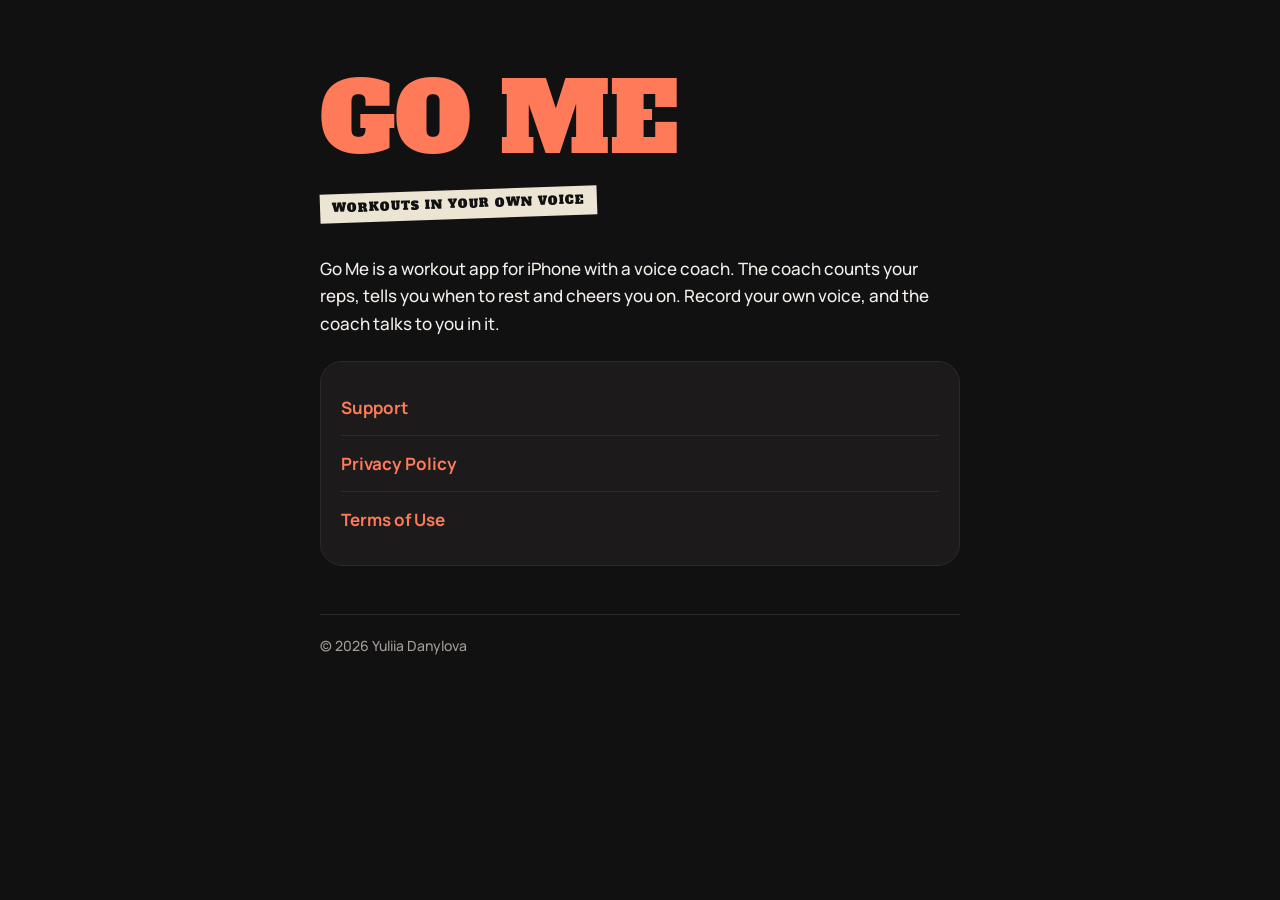
<file: index.html>
<!doctype html>
<html lang="en">
<head>
  <meta charset="utf-8">
  <meta name="viewport" content="width=device-width, initial-scale=1">
  <title>Go Me</title>
  <meta name="description" content="Go Me is a workout app for iPhone with a voice coach. The coach can talk to you in your own voice.">
  <link rel="icon" href="data:image/svg+xml,%3Csvg xmlns='http://www.w3.org/2000/svg' viewBox='0 0 32 32'%3E%3Ccircle cx='16' cy='16' r='15' fill='%23FF7A59'/%3E%3C/svg%3E">
  <link rel="stylesheet" href="style.css">
</head>
<body>
  <main class="wrap">
    <section class="hero">
      <p class="name">GO ME</p>
      <span class="tape">Workouts in your own voice</span>
    </section>

    <p style="margin-top: 28px">Go Me is a workout app for iPhone with a voice coach. The coach counts your reps, tells you when to rest and cheers you on. Record your own voice, and the coach talks to you in it.</p>

    <div class="card">
      <ul class="links">
        <li><a href="support.html">Support</a></li>
        <li><a href="privacy.html">Privacy Policy</a></li>
        <li><a href="terms.html">Terms of Use</a></li>
      </ul>
    </div>

    <footer>© 2026 Yuliia Danylova</footer>
  </main>
</body>
</html>
</file>
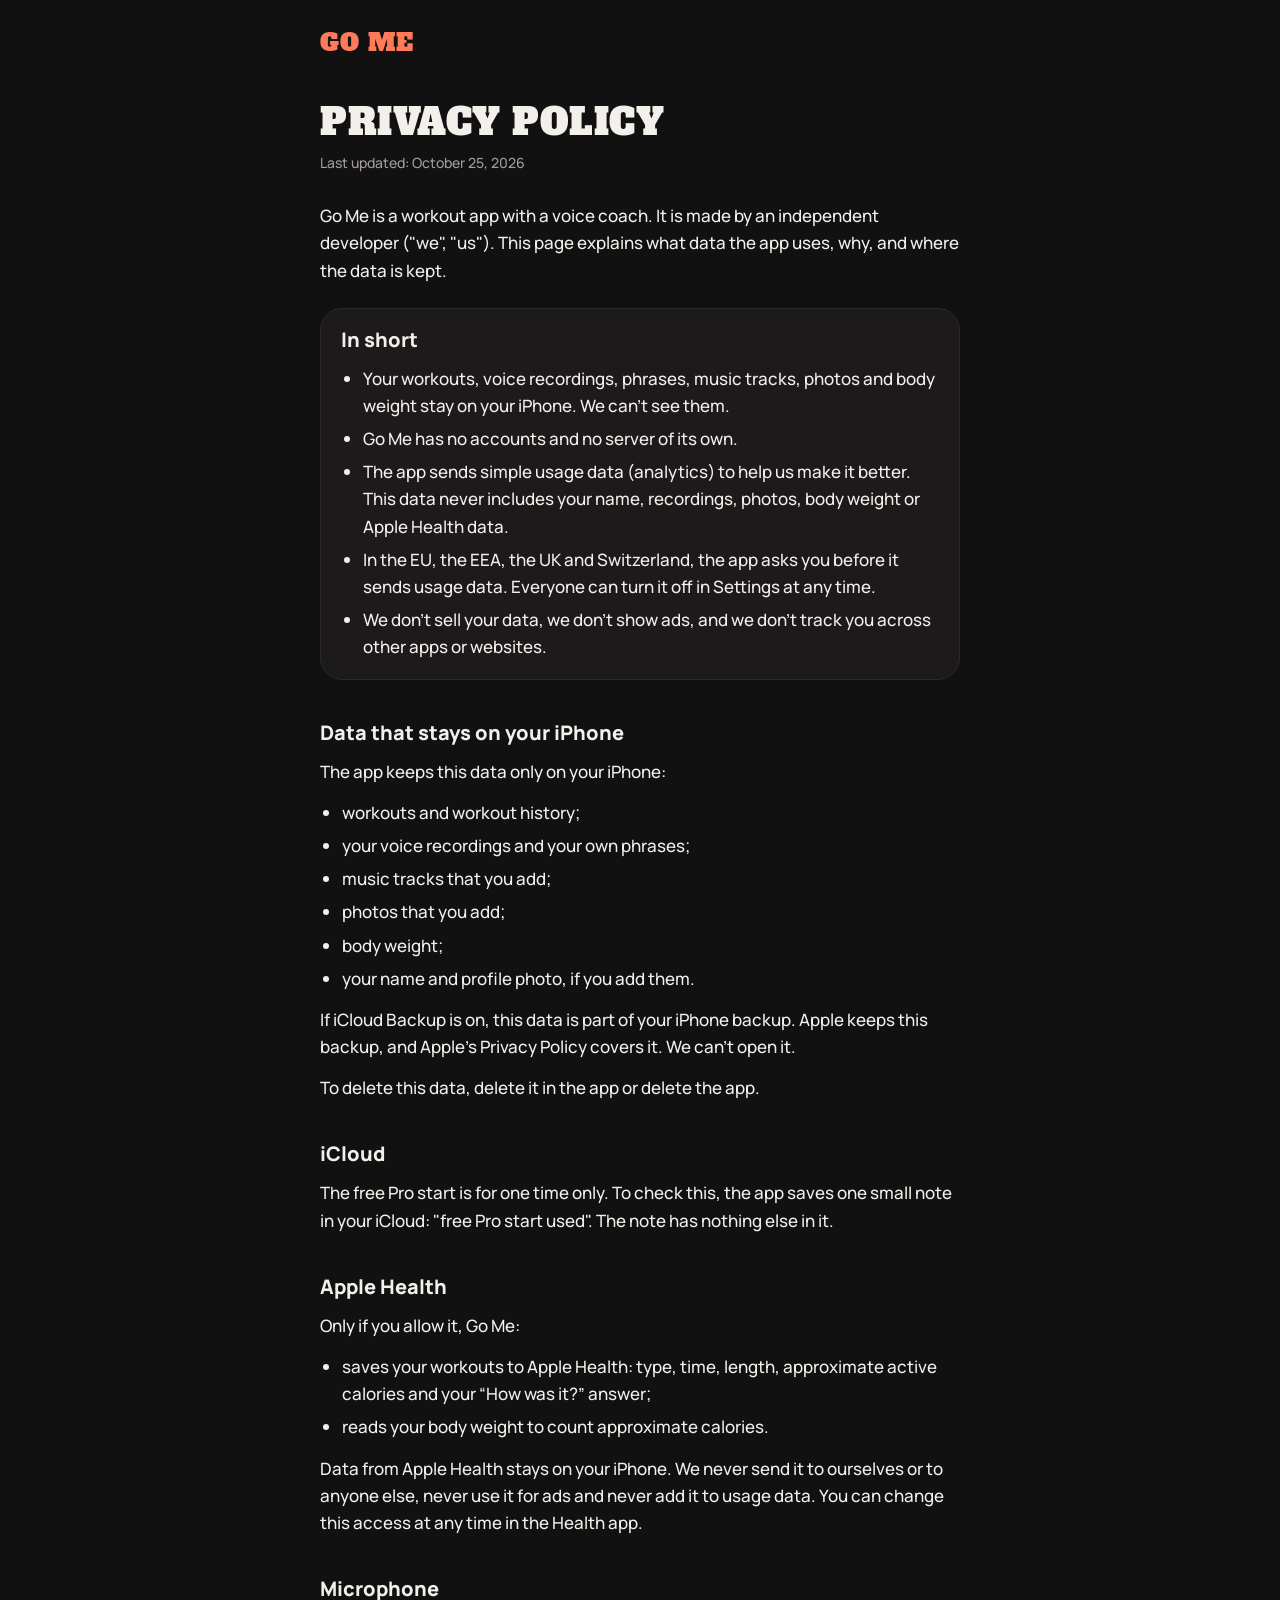
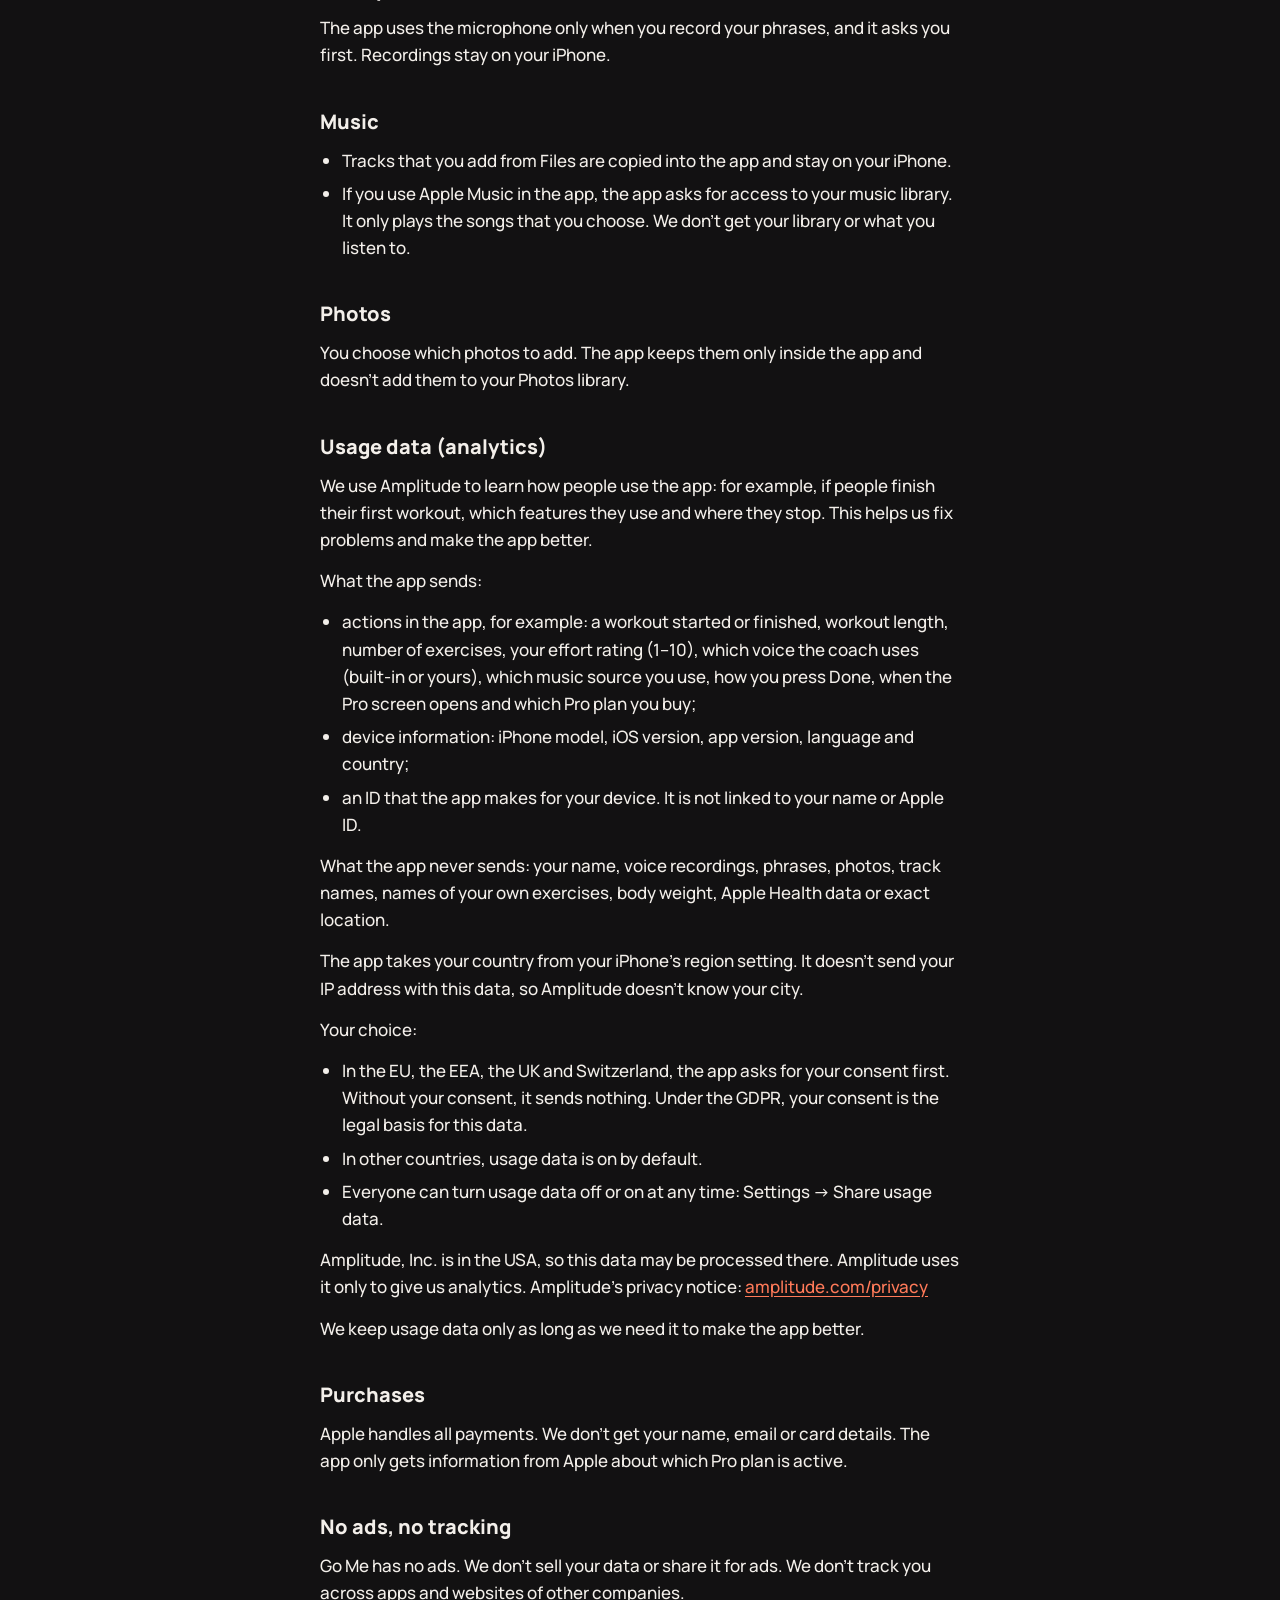
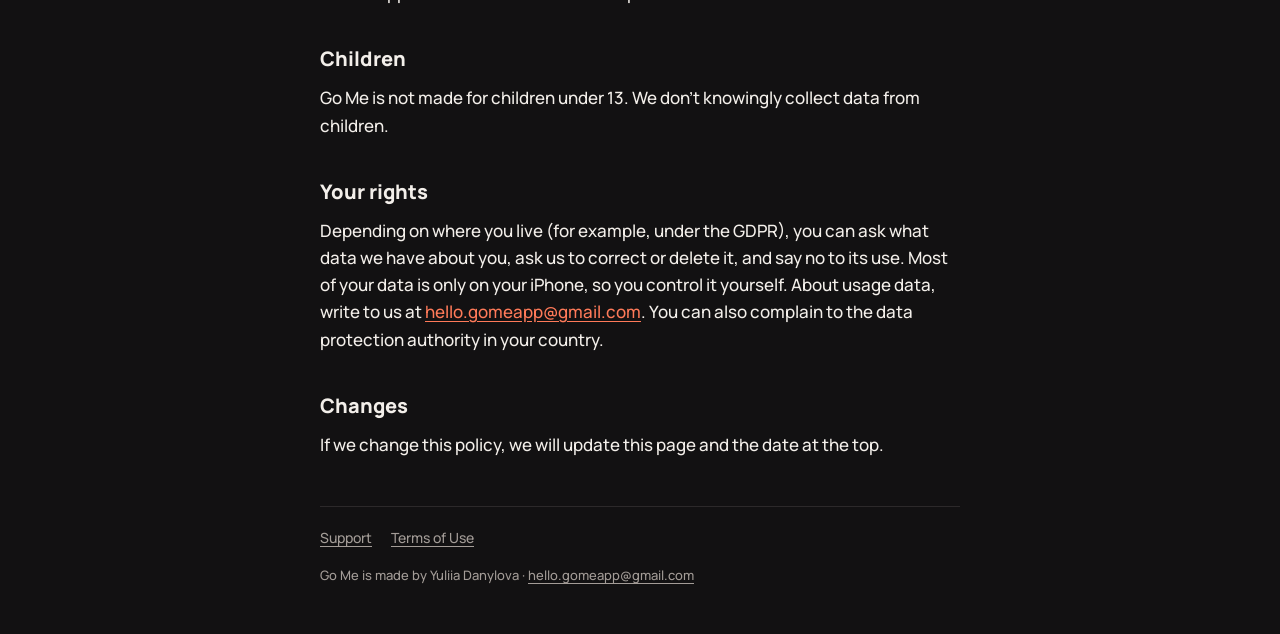
<file: privacy.html>
<!doctype html>
<html lang="en">
<head>
  <meta charset="utf-8">
  <meta name="viewport" content="width=device-width, initial-scale=1">
  <title>Go Me Privacy Policy</title>
  <meta name="description" content="What data the Go Me workout app uses, why, and where it is kept.">
  <link rel="icon" href="data:image/svg+xml,%3Csvg xmlns='http://www.w3.org/2000/svg' viewBox='0 0 32 32'%3E%3Ccircle cx='16' cy='16' r='15' fill='%23FF7A59'/%3E%3C/svg%3E">
  <link rel="stylesheet" href="style.css">
</head>
<body>
  <main class="wrap">
    <a class="logo" href="index.html">GO ME</a>

    <h1>Privacy Policy</h1>
    <p class="updated">Last updated: October 25, 2026</p>

    <p>Go Me is a workout app with a voice coach. It is made by an independent developer ("we", "us"). This page explains what data the app uses, why, and where the data is kept.</p>

    <div class="card">
      <h2>In short</h2>
      <ul>
        <li>Your workouts, voice recordings, phrases, music tracks, photos and body weight stay on your iPhone. We can't see them.</li>
        <li>Go Me has no accounts and no server of its own.</li>
        <li>The app sends simple usage data (analytics) to help us make it better. This data never includes your name, recordings, photos, body weight or Apple Health data.</li>
        <li>In the EU, the EEA, the UK and Switzerland, the app asks you before it sends usage data. Everyone can turn it off in Settings at any time.</li>
        <li>We don't sell your data, we don't show ads, and we don't track you across other apps or websites.</li>
      </ul>
    </div>

    <h2>Data that stays on your iPhone</h2>
    <p>The app keeps this data only on your iPhone:</p>
    <ul>
      <li>workouts and workout history;</li>
      <li>your voice recordings and your own phrases;</li>
      <li>music tracks that you add;</li>
      <li>photos that you add;</li>
      <li>body weight;</li>
      <li>your name and profile photo, if you add them.</li>
    </ul>
    <p>If iCloud Backup is on, this data is part of your iPhone backup. Apple keeps this backup, and Apple's Privacy Policy covers it. We can't open it.</p>
    <p>To delete this data, delete it in the app or delete the app.</p>

    <h2>iCloud</h2>
    <p>The free Pro start is for one time only. To check this, the app saves one small note in your iCloud: "free Pro start used". The note has nothing else in it.</p>

    <h2>Apple Health</h2>
    <p>Only if you allow it, Go Me:</p>
    <ul>
      <li>saves your workouts to Apple Health: type, time, length, approximate active calories and your “How was it?” answer;</li>
      <li>reads your body weight to count approximate calories.</li>
    </ul>
    <p>Data from Apple Health stays on your iPhone. We never send it to ourselves or to anyone else, never use it for ads and never add it to usage data. You can change this access at any time in the Health app.</p>

    <h2>Microphone</h2>
    <p>The app uses the microphone only when you record your phrases, and it asks you first. Recordings stay on your iPhone.</p>

    <h2>Music</h2>
    <ul>
      <li>Tracks that you add from Files are copied into the app and stay on your iPhone.</li>
      <li>If you use Apple Music in the app, the app asks for access to your music library. It only plays the songs that you choose. We don't get your library or what you listen to.</li>
    </ul>

    <h2>Photos</h2>
    <p>You choose which photos to add. The app keeps them only inside the app and doesn't add them to your Photos library.</p>

    <h2>Usage data (analytics)</h2>
    <p>We use Amplitude to learn how people use the app: for example, if people finish their first workout, which features they use and where they stop. This helps us fix problems and make the app better.</p>
    <p>What the app sends:</p>
    <ul>
      <li>actions in the app, for example: a workout started or finished, workout length, number of exercises, your effort rating (1–10), which voice the coach uses (built-in or yours), which music source you use, how you press Done, when the Pro screen opens and which Pro plan you buy;</li>
      <li>device information: iPhone model, iOS version, app version, language and country;</li>
      <li>an ID that the app makes for your device. It is not linked to your name or Apple ID.</li>
    </ul>
    <p>What the app never sends: your name, voice recordings, phrases, photos, track names, names of your own exercises, body weight, Apple Health data or exact location.</p>
    <p>The app takes your country from your iPhone's region setting. It doesn't send your IP address with this data, so Amplitude doesn't know your city.</p>
    <p>Your choice:</p>
    <ul>
      <li>In the EU, the EEA, the UK and Switzerland, the app asks for your consent first. Without your consent, it sends nothing. Under the GDPR, your consent is the legal basis for this data.</li>
      <li>In other countries, usage data is on by default.</li>
      <li>Everyone can turn usage data off or on at any time: Settings → Share usage data.</li>
    </ul>
    <p>Amplitude, Inc. is in the USA, so this data may be processed there. Amplitude uses it only to give us analytics. Amplitude's privacy notice: <a href="https://amplitude.com/privacy">amplitude.com/privacy</a></p>
    <p>We keep usage data only as long as we need it to make the app better.</p>

    <h2>Purchases</h2>
    <p>Apple handles all payments. We don't get your name, email or card details. The app only gets information from Apple about which Pro plan is active.</p>

    <h2>No ads, no tracking</h2>
    <p>Go Me has no ads. We don't sell your data or share it for ads. We don't track you across apps and websites of other companies.</p>

    <h2>Children</h2>
    <p>Go Me is not made for children under 13. We don't knowingly collect data from children.</p>

    <h2>Your rights</h2>
    <p>Depending on where you live (for example, under the GDPR), you can ask what data we have about you, ask us to correct or delete it, and say no to its use. Most of your data is only on your iPhone, so you control it yourself. About usage data, write to us at <a href="mailto:hello.gomeapp@gmail.com">hello.gomeapp@gmail.com</a>. You can also complain to the data protection authority in your country.</p>

    <h2>Changes</h2>
    <p>If we change this policy, we will update this page and the date at the top.</p>

    <footer>
      <a href="support.html">Support</a>
      <a href="terms.html">Terms of Use</a>
      <p class="maker">Go Me is made by Yuliia Danylova · <a href="mailto:hello.gomeapp@gmail.com">hello.gomeapp@gmail.com</a></p>
    </footer>
  </main>
</body>
</html>
</file>
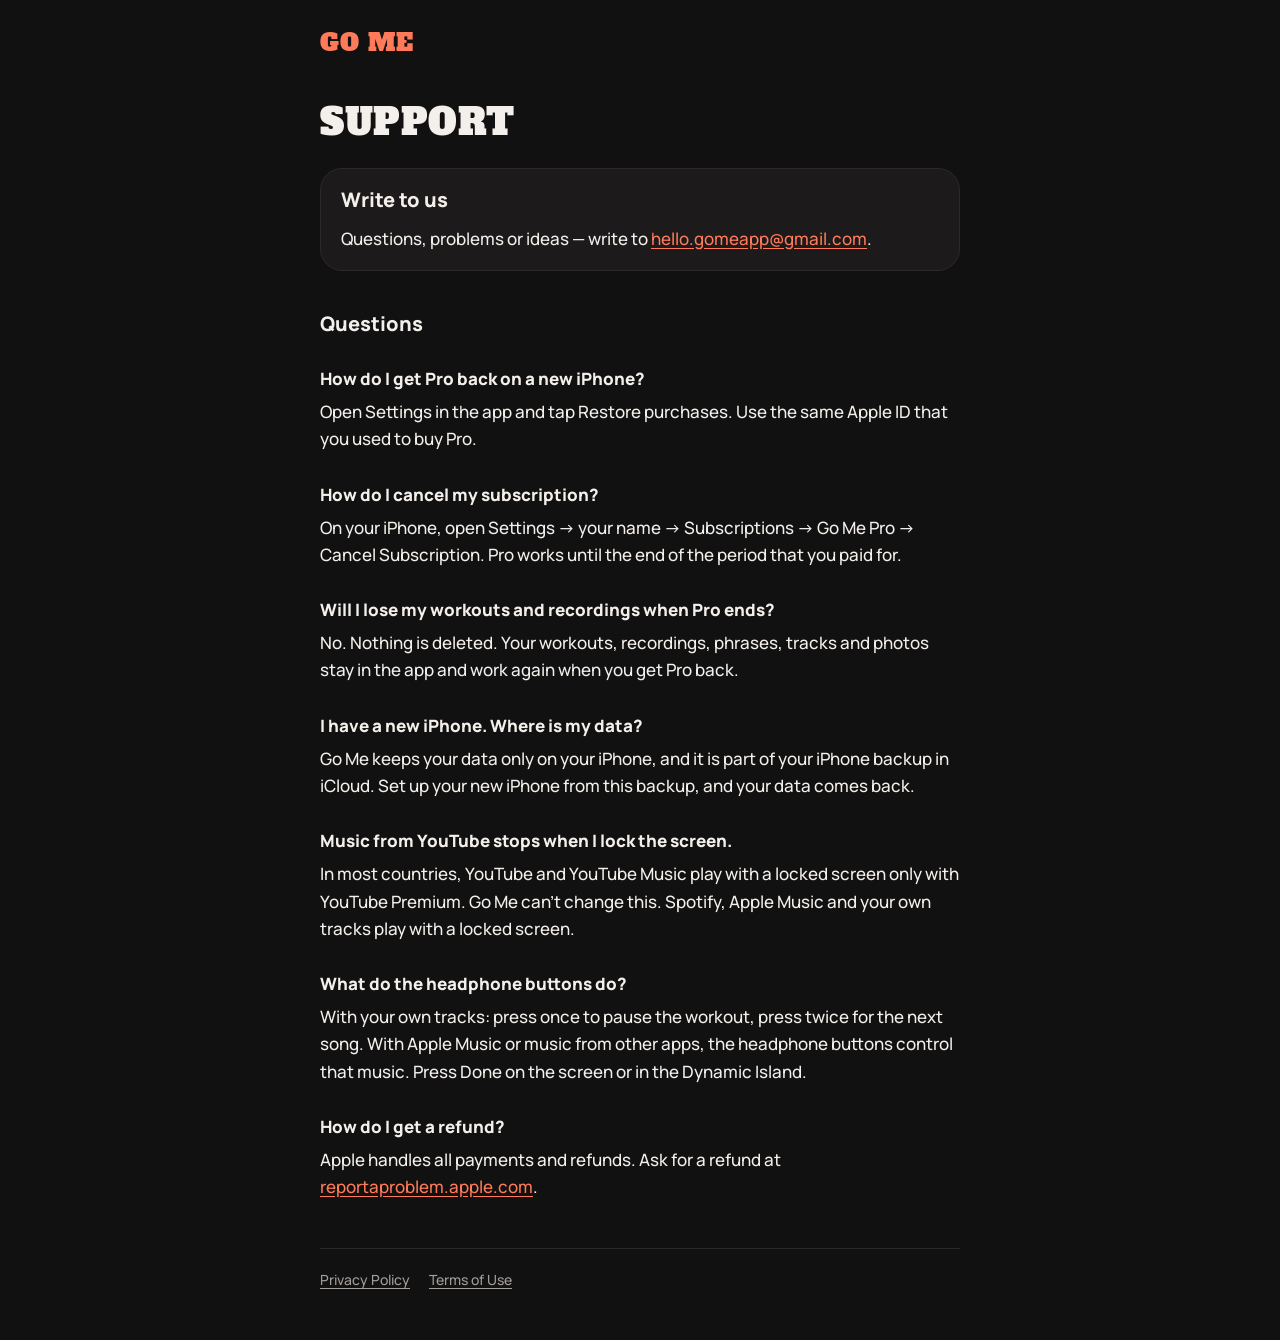
<file: support.html>
<!doctype html>
<html lang="en">
<head>
  <meta charset="utf-8">
  <meta name="viewport" content="width=device-width, initial-scale=1">
  <title>Go Me Support</title>
  <meta name="description" content="Help with the Go Me workout app: Pro, subscriptions, music and your data.">
  <link rel="icon" href="data:image/svg+xml,%3Csvg xmlns='http://www.w3.org/2000/svg' viewBox='0 0 32 32'%3E%3Ccircle cx='16' cy='16' r='15' fill='%23FF7A59'/%3E%3C/svg%3E">
  <link rel="stylesheet" href="style.css">
</head>
<body>
  <main class="wrap">
    <a class="logo" href="index.html">GO ME</a>

    <h1>Support</h1>

    <div class="card">
      <h2>Write to us</h2>
      <p>Questions, problems or ideas — write to <a href="mailto:hello.gomeapp@gmail.com">hello.gomeapp@gmail.com</a>.</p>
    </div>

    <h2>Questions</h2>

    <h3>How do I get Pro back on a new iPhone?</h3>
    <p>Open Settings in the app and tap Restore purchases. Use the same Apple ID that you used to buy Pro.</p>

    <h3>How do I cancel my subscription?</h3>
    <p>On your iPhone, open Settings → your name → Subscriptions → Go Me Pro → Cancel Subscription. Pro works until the end of the period that you paid for.</p>

    <h3>Will I lose my workouts and recordings when Pro ends?</h3>
    <p>No. Nothing is deleted. Your workouts, recordings, phrases, tracks and photos stay in the app and work again when you get Pro back.</p>

    <h3>I have a new iPhone. Where is my data?</h3>
    <p>Go Me keeps your data only on your iPhone, and it is part of your iPhone backup in iCloud. Set up your new iPhone from this backup, and your data comes back.</p>

    <h3>Music from YouTube stops when I lock the screen.</h3>
    <p>In most countries, YouTube and YouTube Music play with a locked screen only with YouTube Premium. Go Me can't change this. Spotify, Apple Music and your own tracks play with a locked screen.</p>

    <h3>What do the headphone buttons do?</h3>
    <p>With your own tracks: press once to pause the workout, press twice for the next song. With Apple Music or music from other apps, the headphone buttons control that music. Press Done on the screen or in the Dynamic Island.</p>

    <h3>How do I get a refund?</h3>
    <p>Apple handles all payments and refunds. Ask for a refund at <a href="https://reportaproblem.apple.com">reportaproblem.apple.com</a>.</p>

    <footer>
      <a href="privacy.html">Privacy Policy</a>
      <a href="terms.html">Terms of Use</a>
    </footer>
  </main>
</body>
</html>
</file>
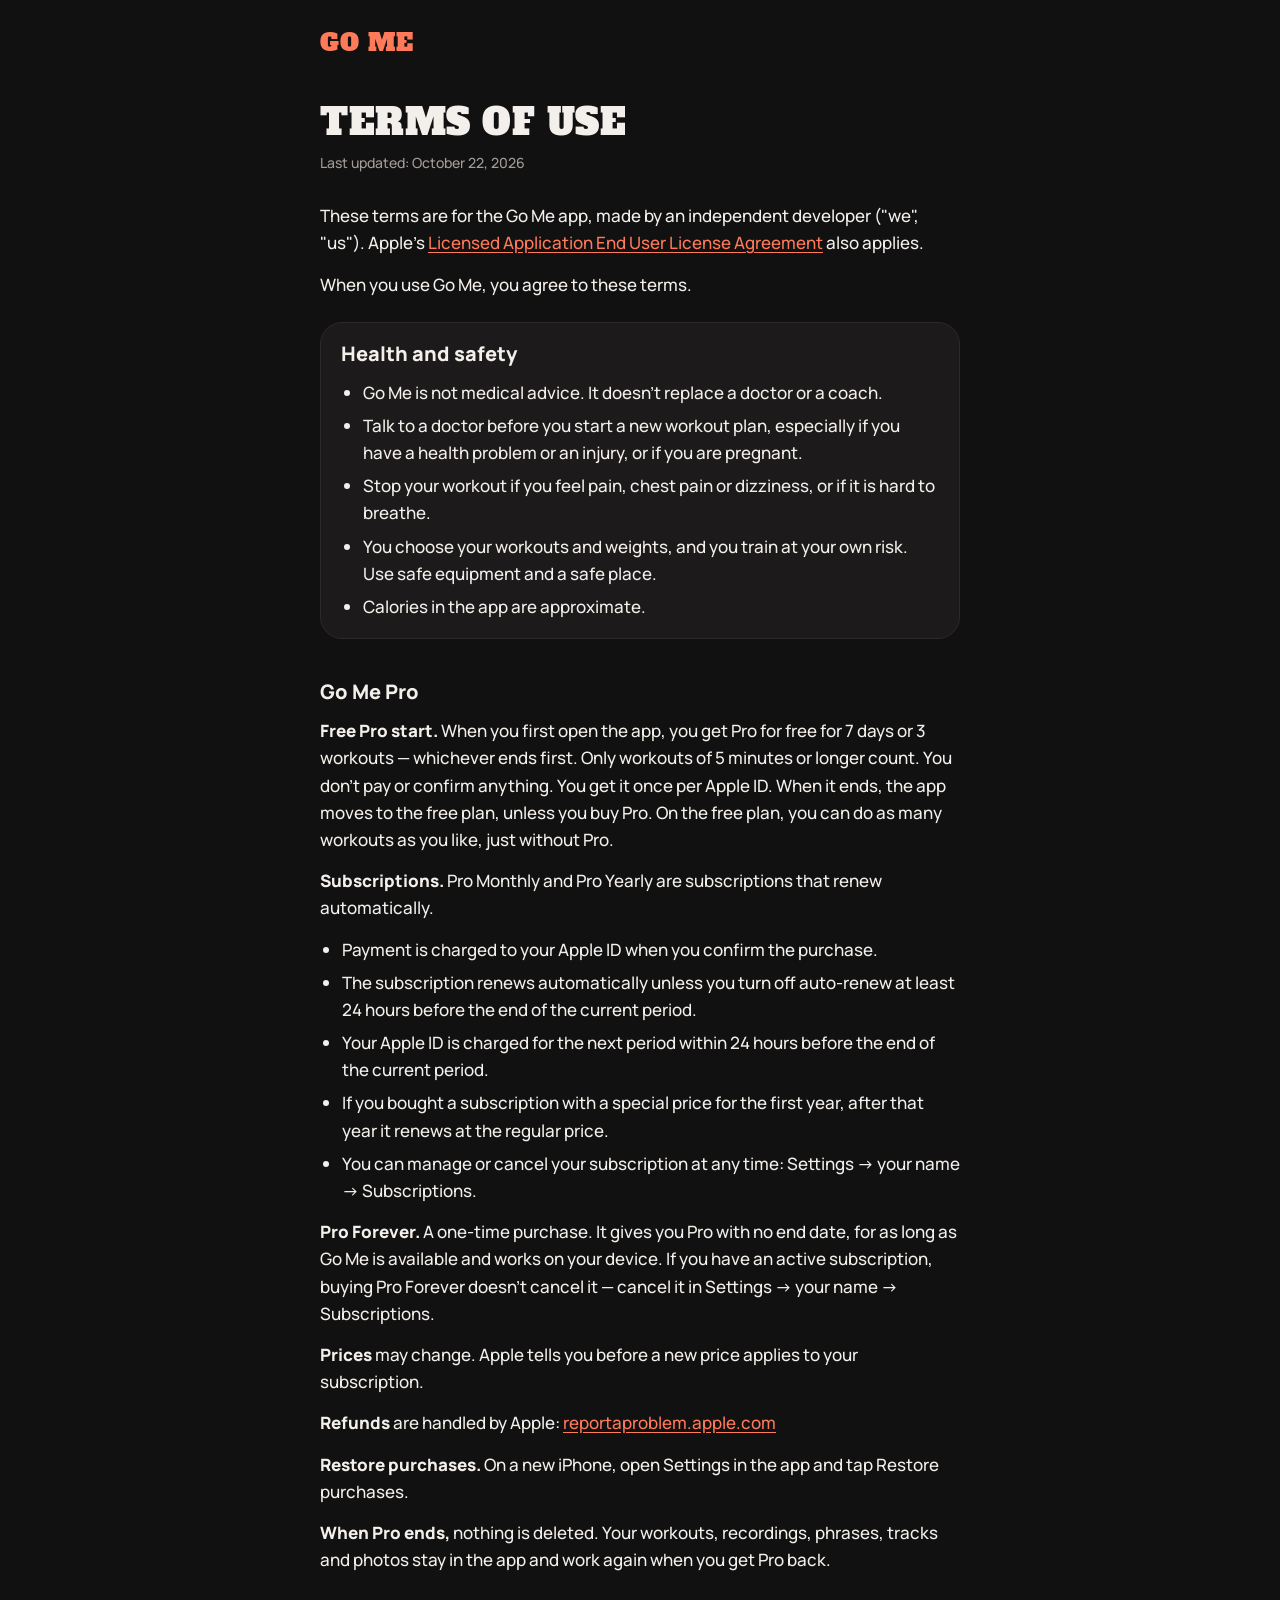
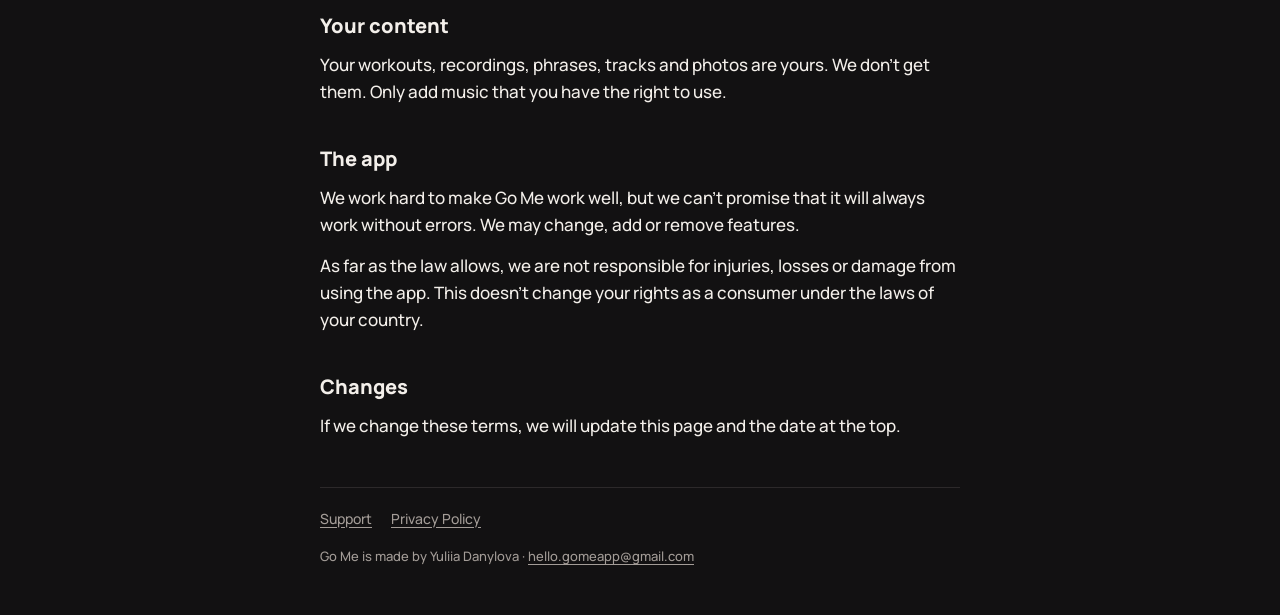
<file: terms.html>
<!doctype html>
<html lang="en">
<head>
  <meta charset="utf-8">
  <meta name="viewport" content="width=device-width, initial-scale=1">
  <title>Go Me Terms of Use</title>
  <meta name="description" content="Terms of use for the Go Me workout app: health and safety, Go Me Pro and subscriptions.">
  <link rel="icon" href="data:image/svg+xml,%3Csvg xmlns='http://www.w3.org/2000/svg' viewBox='0 0 32 32'%3E%3Ccircle cx='16' cy='16' r='15' fill='%23FF7A59'/%3E%3C/svg%3E">
  <link rel="stylesheet" href="style.css">
</head>
<body>
  <main class="wrap">
    <a class="logo" href="index.html">GO ME</a>

    <h1>Terms of Use</h1>
    <p class="updated">Last updated: October 22, 2026</p>

    <p>These terms are for the Go Me app, made by an independent developer ("we", "us"). Apple's <a href="https://www.apple.com/legal/internet-services/itunes/dev/stdeula/">Licensed Application End User License Agreement</a> also applies.</p>
    <p>When you use Go Me, you agree to these terms.</p>

    <div class="card">
      <h2>Health and safety</h2>
      <ul>
        <li>Go Me is not medical advice. It doesn't replace a doctor or a coach.</li>
        <li>Talk to a doctor before you start a new workout plan, especially if you have a health problem or an injury, or if you are pregnant.</li>
        <li>Stop your workout if you feel pain, chest pain or dizziness, or if it is hard to breathe.</li>
        <li>You choose your workouts and weights, and you train at your own risk. Use safe equipment and a safe place.</li>
        <li>Calories in the app are approximate.</li>
      </ul>
    </div>

    <h2>Go Me Pro</h2>
    <p><strong>Free Pro start.</strong> When you first open the app, you get Pro for free for 7 days or 3 workouts — whichever ends first. Only workouts of 5 minutes or longer count. You don't pay or confirm anything. You get it once per Apple ID. When it ends, the app moves to the free plan, unless you buy Pro. On the free plan, you can do as many workouts as you like, just without Pro.</p>
    <p><strong>Subscriptions.</strong> Pro Monthly and Pro Yearly are subscriptions that renew automatically.</p>
    <ul>
      <li>Payment is charged to your Apple ID when you confirm the purchase.</li>
      <li>The subscription renews automatically unless you turn off auto-renew at least 24 hours before the end of the current period.</li>
      <li>Your Apple ID is charged for the next period within 24 hours before the end of the current period.</li>
      <li>If you bought a subscription with a special price for the first year, after that year it renews at the regular price.</li>
      <li>You can manage or cancel your subscription at any time: Settings → your name → Subscriptions.</li>
    </ul>
    <p><strong>Pro Forever.</strong> A one-time purchase. It gives you Pro with no end date, for as long as Go Me is available and works on your device. If you have an active subscription, buying Pro Forever doesn't cancel it — cancel it in Settings → your name → Subscriptions.</p>
    <p><strong>Prices</strong> may change. Apple tells you before a new price applies to your subscription.</p>
    <p><strong>Refunds</strong> are handled by Apple: <a href="https://reportaproblem.apple.com">reportaproblem.apple.com</a></p>
    <p><strong>Restore purchases.</strong> On a new iPhone, open Settings in the app and tap Restore purchases.</p>
    <p><strong>When Pro ends,</strong> nothing is deleted. Your workouts, recordings, phrases, tracks and photos stay in the app and work again when you get Pro back.</p>

    <h2>Your content</h2>
    <p>Your workouts, recordings, phrases, tracks and photos are yours. We don't get them. Only add music that you have the right to use.</p>

    <h2>The app</h2>
    <p>We work hard to make Go Me work well, but we can't promise that it will always work without errors. We may change, add or remove features.</p>
    <p>As far as the law allows, we are not responsible for injuries, losses or damage from using the app. This doesn't change your rights as a consumer under the laws of your country.</p>

    <h2>Changes</h2>
    <p>If we change these terms, we will update this page and the date at the top.</p>

    <footer>
      <a href="support.html">Support</a>
      <a href="privacy.html">Privacy Policy</a>
      <p class="maker">Go Me is made by Yuliia Danylova · <a href="mailto:hello.gomeapp@gmail.com">hello.gomeapp@gmail.com</a></p>
    </footer>
  </main>
</body>
</html>
</file>
<file: style.css>
/* Go Me site — colors and fonts from docs/DESIGN.md (dark only, like the app). */

@font-face {
  font-family: "Alfa Slab One";
  src: url("AlfaSlabOne-Regular.ttf") format("truetype");
  font-weight: 400;
  font-display: swap;
}

@font-face {
  font-family: "Manrope";
  src: url("Manrope-Variable.ttf") format("truetype");
  font-weight: 200 800;
  font-display: swap;
}

:root {
  color-scheme: dark;
  --bg: #121112;
  --surface: #1C1A1B;
  --line: #2C292A;
  --text: #F3EFEA;
  --muted: #A39C97;
  --accent: #FF7A59;
  --on-accent: #121112;
  --tape: #EDE5D3;
}

* { box-sizing: border-box; }

body {
  margin: 0;
  background: var(--bg);
  color: var(--text);
  font-family: "Manrope", -apple-system, BlinkMacSystemFont, "Segoe UI", sans-serif;
  font-size: 17px;
  font-weight: 500;
  line-height: 1.6;
  -webkit-text-size-adjust: 100%;
}

.wrap {
  max-width: 680px;
  margin: 0 auto;
  padding: 24px 20px 48px;
}

a {
  color: var(--accent);
  text-underline-offset: 3px;
  overflow-wrap: anywhere;
}

.logo {
  font-family: "Alfa Slab One", Georgia, serif;
  font-size: 24px;
  letter-spacing: 1px;
  color: var(--accent);
  text-decoration: none;
}

h1 {
  font-family: "Alfa Slab One", Georgia, serif;
  font-weight: 400;
  font-size: clamp(28px, 7vw, 36px);
  line-height: 1.15;
  letter-spacing: 0.5px;
  text-transform: uppercase;
  margin: 40px 0 8px;
}

h2 {
  font-size: 20px;
  font-weight: 800;
  line-height: 1.3;
  margin: 40px 0 12px;
}

h3 {
  font-size: 17px;
  font-weight: 800;
  margin: 28px 0 6px;
}

p, ul { margin: 0 0 14px; }

ul { padding-left: 22px; }

li { margin-bottom: 6px; }

strong { font-weight: 800; }

.updated {
  color: var(--muted);
  font-size: 14px;
  margin-bottom: 28px;
}

.card {
  background: var(--surface);
  border: 1px solid var(--line);
  border-radius: 22px;
  padding: 18px 20px 4px;
  margin: 24px 0;
}

.card h2 { margin-top: 0; }

.tape {
  display: inline-block;
  background: var(--tape);
  color: var(--on-accent);
  font-family: "Alfa Slab One", Georgia, serif;
  font-size: 12px;
  letter-spacing: 1px;
  text-transform: uppercase;
  padding: 5px 12px;
  transform: rotate(-2deg);
}

.hero {
  padding: 48px 0 8px;
}

.hero .name {
  font-family: "Alfa Slab One", Georgia, serif;
  font-size: clamp(56px, 18vw, 96px);
  line-height: 1;
  color: var(--accent);
  margin: 0 0 20px;
}

.links {
  list-style: none;
  padding: 0;
  margin: 0 0 14px;
}

.links li {
  border-top: 1px solid var(--line);
  margin: 0;
}

.links li:first-child { border-top: 0; }

.links a {
  display: block;
  padding: 14px 0;
  font-weight: 700;
  text-decoration: none;
}

footer {
  border-top: 1px solid var(--line);
  margin-top: 48px;
  padding-top: 20px;
  color: var(--muted);
  font-size: 14px;
}

footer a { color: var(--muted); margin-right: 16px; }

footer .maker {
  margin: 16px 0 0;
  font-size: 13px;
}

footer .maker a { margin-right: 0; }
</file>
